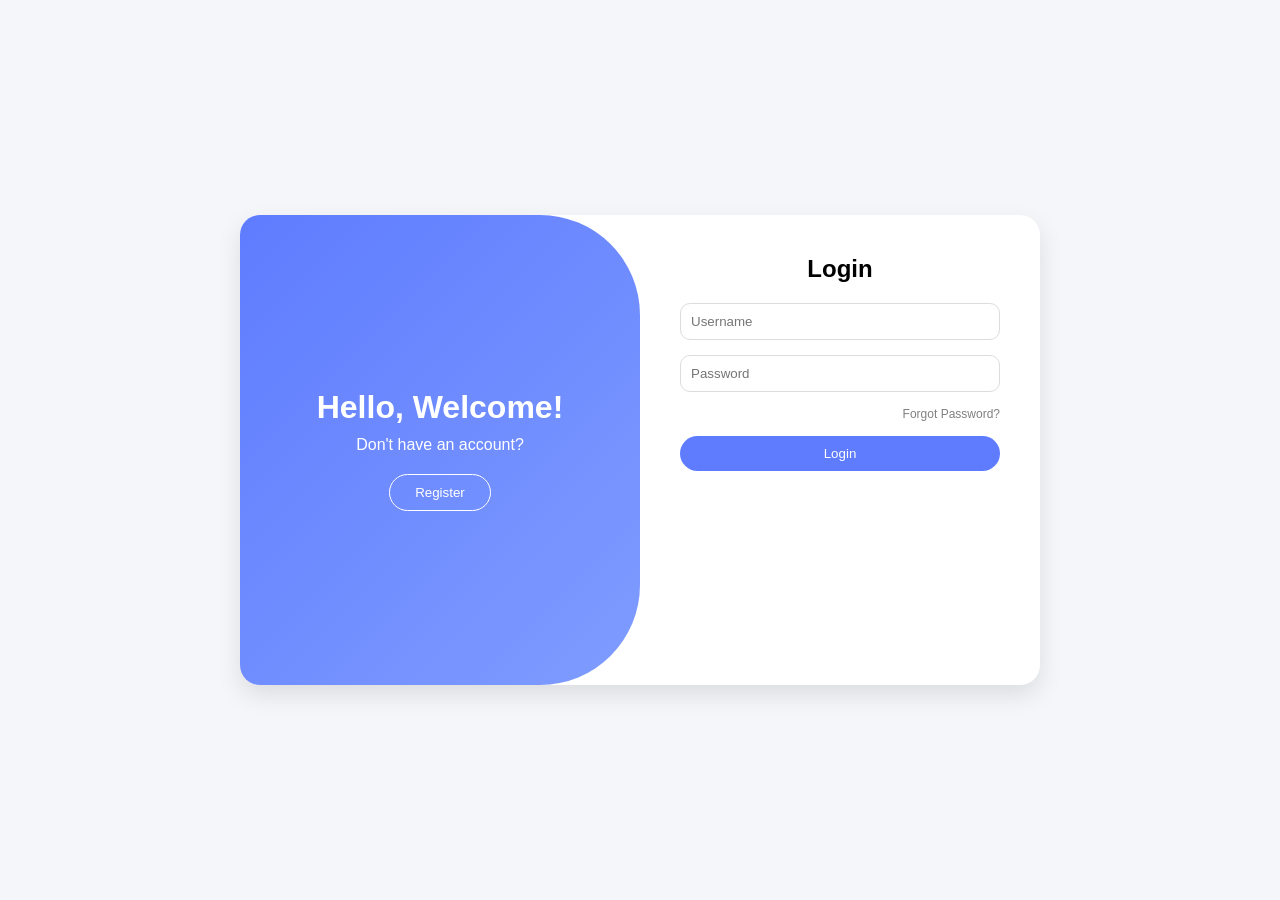
<file: login.html>
<!DOCTYPE html>
<html lang="en">
<head>
    <meta charset="UTF-8">
    <title>Login UI</title>
    <link rel="stylesheet" href="style.css">
</head>
<body>

<div class="container">
    
    <!-- Left Panel -->
    <div class="left">
        <h1>Hello, Welcome!</h1>
        <p>Don't have an account?</p>
        <button class="register-btn" onclick="goToRegister()">Register</button>
    </div>

    <!-- Right Panel -->
    <div class="right">
        <h2>Login</h2>

        <!-- FORM START -->
        <form onsubmit="loginUser(event)">

            <div class="input-box">
                <input type="text" id="username" placeholder="Username" required>
            </div>

            <div class="input-box">
                <input type="password" id="password" placeholder="Password" required>
            </div>

            <p class="forgot">Forgot Password?</p>

            <button class="login-btn" type="submit">Login</button>

        </form>
        <!-- FORM END -->

    </div>

</div>

<script>
function loginUser(event) {
    event.preventDefault(); // page reload stop

    let username = document.getElementById("username").value;
    let password = document.getElementById("password").value;

    // Dummy validation (frontend only)
    if(username !== "" && password !== "") {
        // redirect to dashboard
        window.location.href = "ngo-dashboard.html";
    } else {
        alert("Please fill all fields");
    }
}

function goToRegister() {
    window.location.href = "register.html";

}

function todashboard(){
    window.location.href = "ngo-dashboard.html";
}
</script>

</body>
</html>
</file>
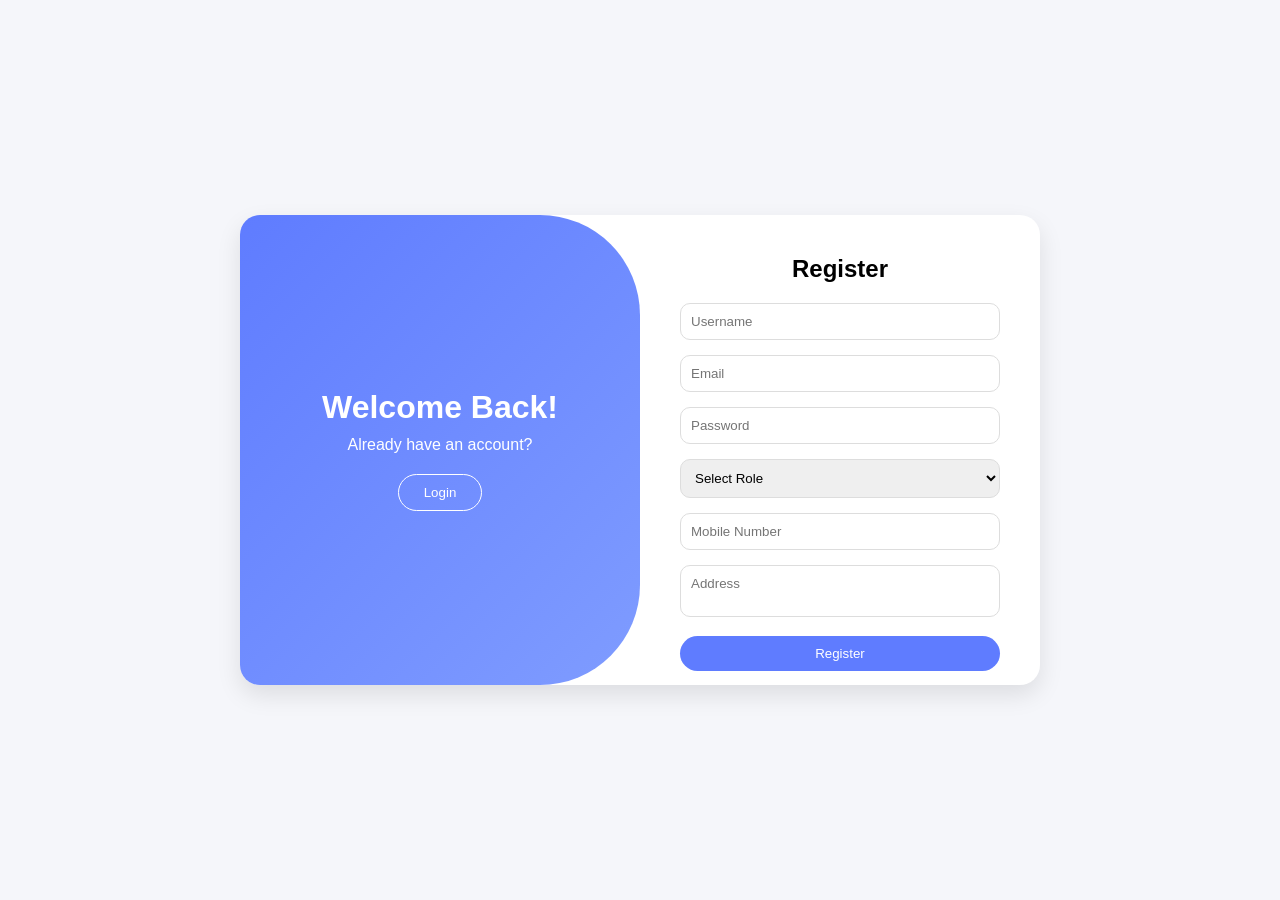
<file: register.html>
<!DOCTYPE html>
<html lang="en">
<head>
    <meta charset="UTF-8">
    <title>Register</title>
    <link rel="stylesheet" href="style.css">
</head>
<body>

<div class="container">

    <!-- Left Panel -->
    <div class="left">
        <h1>Welcome Back!</h1>
        <p>Already have an account?</p>
        <a  href="login.html">
        <button class="register-btn">Login</button>
        </a>
    </div>

    <!-- Right Panel -->
    <div class="right">
        <h2>Register</h2>

        <form>
            <div class="input-box">
                <input type="text" placeholder="Username" required>
            </div>

            <div class="input-box">
                <input type="email" placeholder="Email" required>
            </div>

            <div class="input-box">
                <input type="password" placeholder="Password" required>
            </div>

            <div class="input-box">
                <select required>
                    <option value="">Select Role</option>
                    <option value="donor">Donor</option>
                    <option value="ngo">NGO</option>
                    <option value="volunteer">Volunteer</option>
                </select>
            </div>

            <div class="input-box">
                <input type="text" placeholder="Mobile Number">
            </div>

            <div class="input-box">
                <textarea placeholder="Address"></textarea>
            </div>
<a href="login.html">
            <button class="login-btn">Register</button>
        </form>
        </a>
    </div>

</div>

</body>
</html>
</file>
<file: style.css>
* {
    margin: 0;
    padding: 0;
    box-sizing: border-box;
    font-family: Arial, sans-serif;
}

body {
    height: 100vh;
    background: #f5f6fa;
    display: flex;
    justify-content: center;
    align-items: center;
}

.container {
    width: 800px;
    height: 470px;
    display: flex;
    background: white;
    border-radius: 20px;
    overflow: hidden;
    box-shadow: 0 10px 25px rgba(0,0,0,0.1);
}

/* Left Side */
.left {
    width: 50%;
    background: linear-gradient(135deg, #5f7cff, #7f9cff);
    color: white;
    display: flex;
    flex-direction: column;
    justify-content: center;
    align-items: center;
    border-top-right-radius: 100px;
    border-bottom-right-radius: 100px;
    text-align: center;
}

.left h1 {
    margin-bottom: 10px;
}

.left p {
    margin-bottom: 20px;
}

.register-btn {
    padding: 10px 25px;
    border: 1px solid white;
    background: transparent;
    color: white;
    border-radius: 20px;
    cursor: pointer;
}

/* Right Side */
.right {
    width: 50%;
    padding: 40px;
    text-align: center;
}

.right h2 {
    margin-bottom: 20px;
}

.input-box {
    margin: 15px 0;
}

.input-box input {
    width: 100%;
    padding: 10px;
    border-radius: 10px;
    border: 1px solid #ddd;
    outline: none;
}

.forgot {
    font-size: 12px;
    text-align: right;
    margin-bottom: 15px;
    color: gray;
    cursor: pointer;
}

.login-btn {
    width: 100%;
    padding: 10px;
    background: #5f7cff;
    border: none;
    color: white;
    border-radius: 20px;
    cursor: pointer;
}

.or {
    margin: 15px 0;
    font-size: 12px;
    color: gray;
}

.social-icons {
    display: flex;
    justify-content: center;
    gap: 10px;
}

.social-icons span {
    width: 35px;
    height: 35px;
    border: 1px solid #ddd;
    display: flex;
    justify-content: center;
    align-items: center;
    border-radius: 8px;
    cursor: pointer;
}

select, textarea {
    width: 100%;
    padding: 10px;
    border-radius: 10px;
    border: 1px solid #ddd;
    outline: none;
    resize: none;
}
</file>
